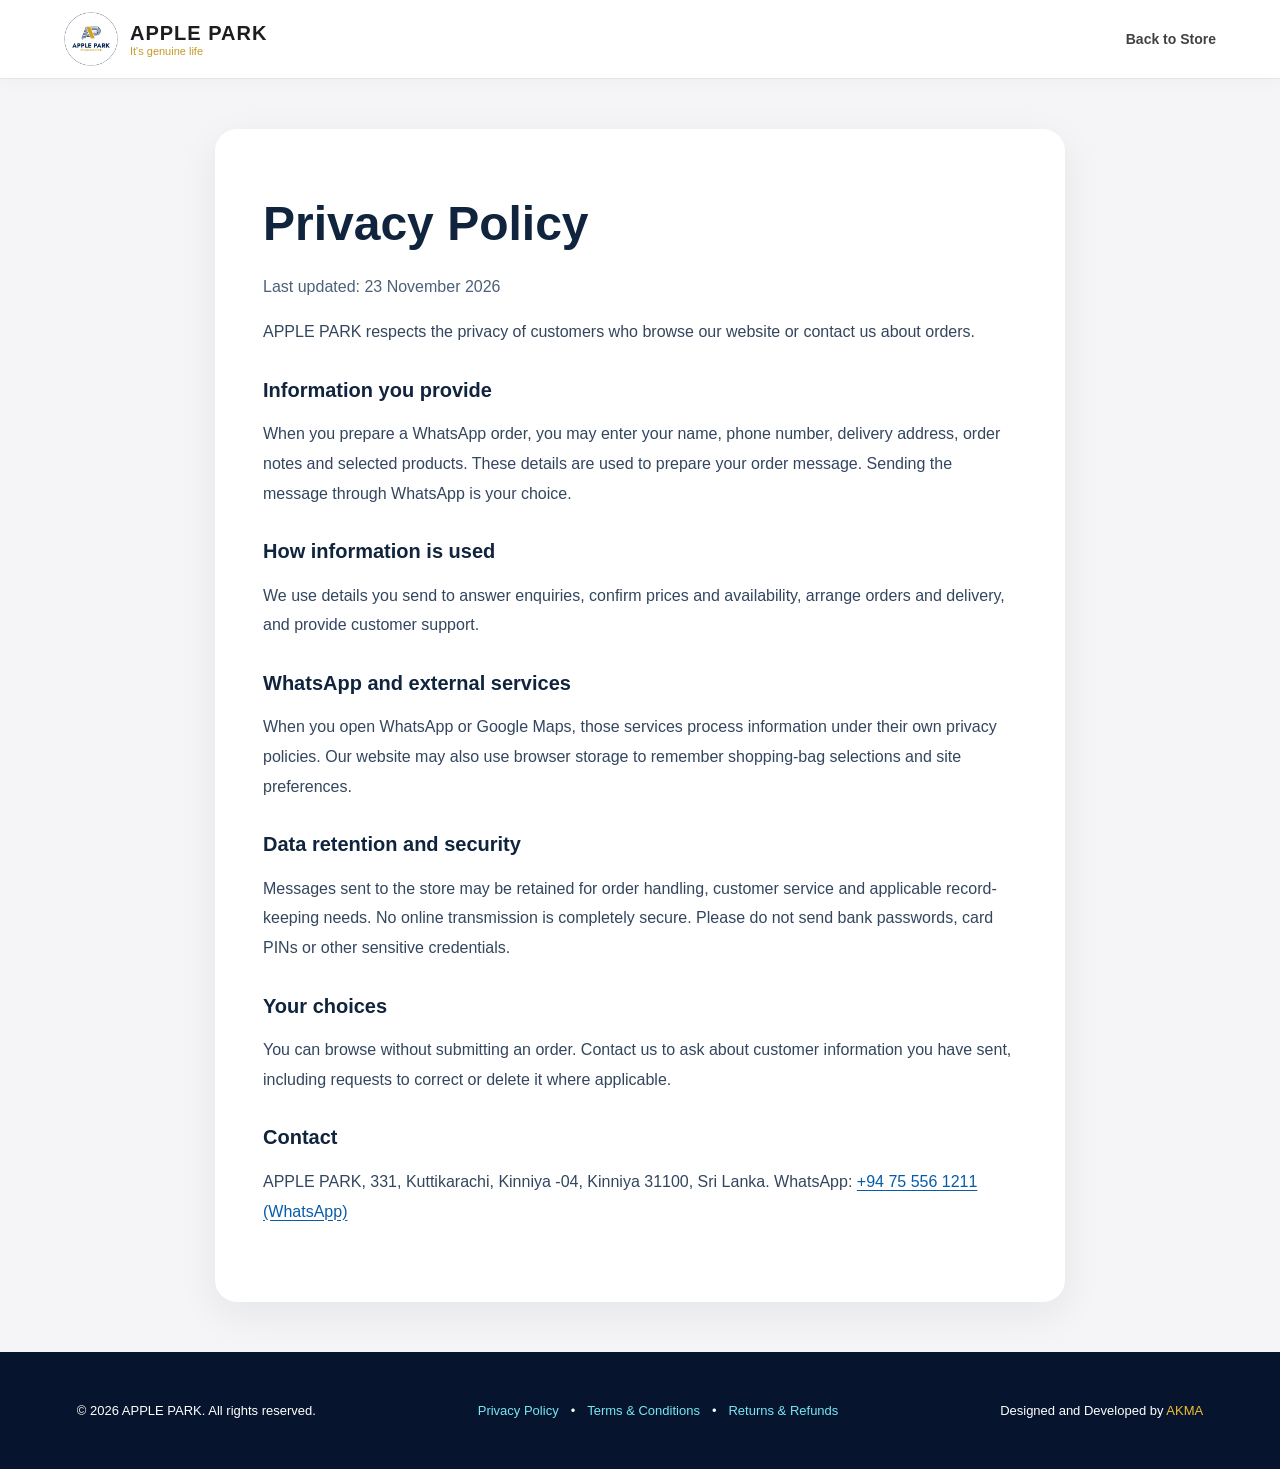
<file: privacy.html>
<!doctype html><html lang="en"><head><meta charset="utf-8"><meta name="viewport" content="width=device-width,initial-scale=1"><meta name="theme-color" content="#06152d"><title>Privacy Policy | APPLE PARK</title><link rel="icon" href="assets/logo.jpg"><link rel="stylesheet" href="style.css"></head><body><header><a class="brand" href="index.html"><img src="assets/logo.jpg" alt="APPLE PARK logo"><span>APPLE <b>PARK</b><small>It's genuine life</small></span></a><nav><a href="index.html">Back to Store</a></nav></header><main class="legalPage"><h1>Privacy Policy</h1><p class="legalIntro">Last updated: 23 November 2026</p><p>APPLE PARK respects the privacy of customers who browse our website or contact us about orders.</p><h2>Information you provide</h2><p>When you prepare a WhatsApp order, you may enter your name, phone number, delivery address, order notes and selected products. These details are used to prepare your order message. Sending the message through WhatsApp is your choice.</p><h2>How information is used</h2><p>We use details you send to answer enquiries, confirm prices and availability, arrange orders and delivery, and provide customer support.</p><h2>WhatsApp and external services</h2><p>When you open WhatsApp or Google Maps, those services process information under their own privacy policies. Our website may also use browser storage to remember shopping-bag selections and site preferences.</p><h2>Data retention and security</h2><p>Messages sent to the store may be retained for order handling, customer service and applicable record-keeping needs. No online transmission is completely secure. Please do not send bank passwords, card PINs or other sensitive credentials.</p><h2>Your choices</h2><p>You can browse without submitting an order. Contact us to ask about customer information you have sent, including requests to correct or delete it where applicable.</p><h2>Contact</h2><p>APPLE PARK, 331, Kuttikarachi, Kinniya -04, Kinniya 31100, Sri Lanka. WhatsApp: <a href="https://wa.me/94755561211" target="_blank" rel="noopener">+94 75 556 1211 (WhatsApp)</a></p></main><footer><p>© 2026 APPLE PARK. All rights reserved.</p><p class="policyLinks"><a href="privacy.html">Privacy Policy</a><span>•</span><a href="terms.html">Terms & Conditions</a><span>•</span><a href="returns.html">Returns & Refunds</a></p><p>Designed and Developed by <a href="https://mohamedasthathprofessionalportfolio.netlify.app/">AKMA</a></p></footer></body></html>
</file>
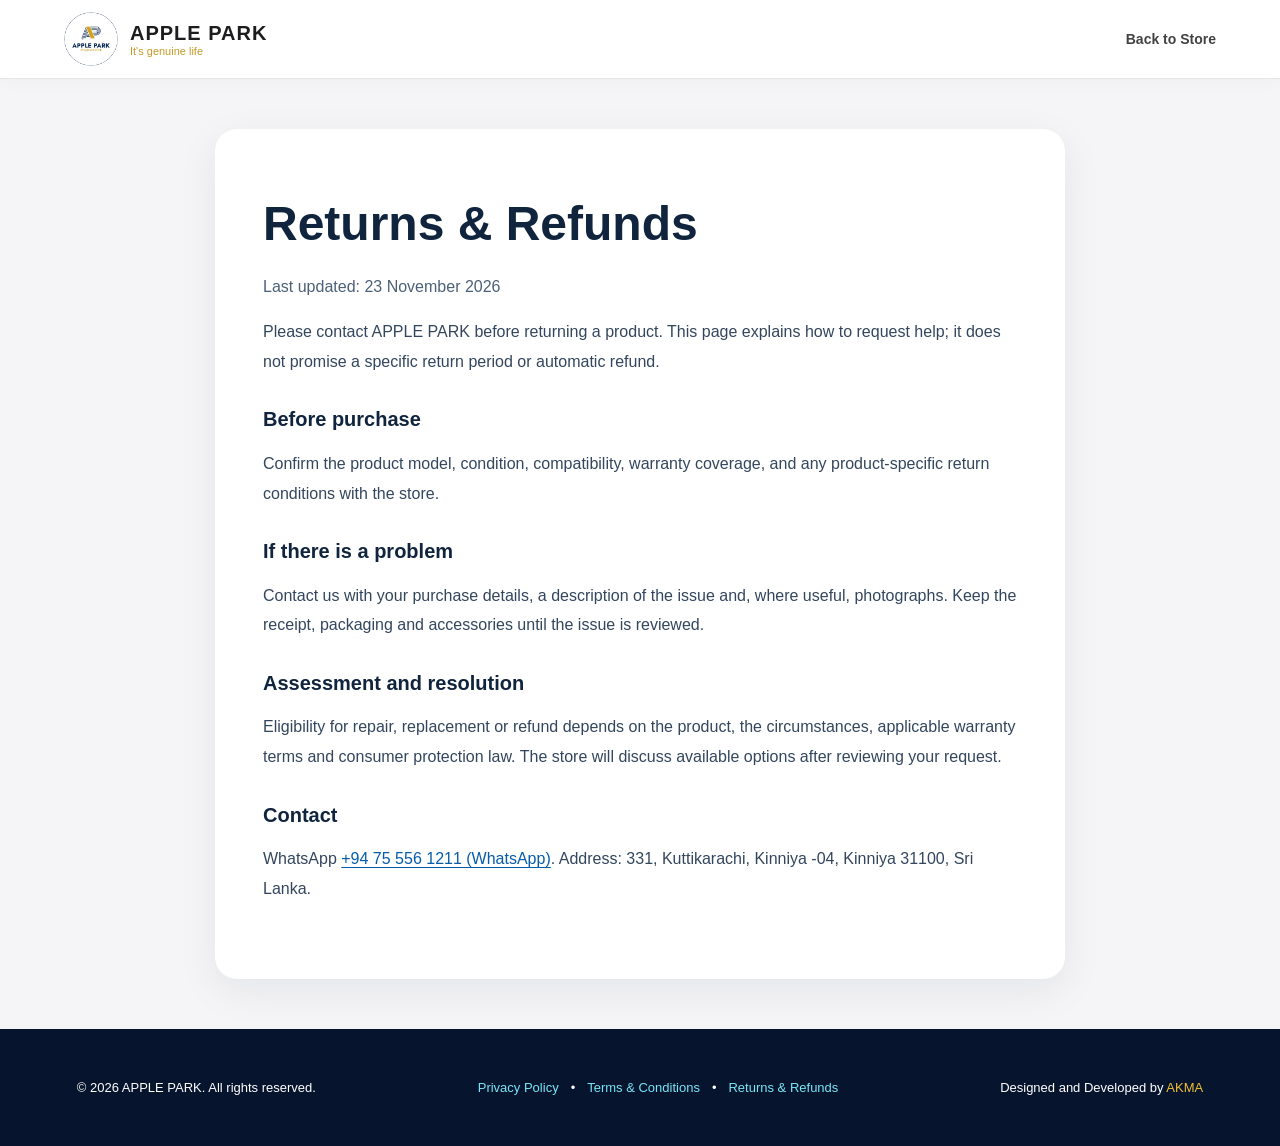
<file: returns.html>
<!doctype html><html lang="en"><head><meta charset="utf-8"><meta name="viewport" content="width=device-width,initial-scale=1"><meta name="theme-color" content="#06152d"><title>Returns &amp; Refunds | APPLE PARK</title><link rel="icon" href="assets/logo.jpg"><link rel="stylesheet" href="style.css"></head><body><header><a class="brand" href="index.html"><img src="assets/logo.jpg" alt="APPLE PARK logo"><span>APPLE <b>PARK</b><small>It's genuine life</small></span></a><nav><a href="index.html">Back to Store</a></nav></header><main class="legalPage"><h1>Returns &amp; Refunds</h1><p class="legalIntro">Last updated: 23 November 2026</p><p>Please contact APPLE PARK before returning a product. This page explains how to request help; it does not promise a specific return period or automatic refund.</p><h2>Before purchase</h2><p>Confirm the product model, condition, compatibility, warranty coverage, and any product-specific return conditions with the store.</p><h2>If there is a problem</h2><p>Contact us with your purchase details, a description of the issue and, where useful, photographs. Keep the receipt, packaging and accessories until the issue is reviewed.</p><h2>Assessment and resolution</h2><p>Eligibility for repair, replacement or refund depends on the product, the circumstances, applicable warranty terms and consumer protection law. The store will discuss available options after reviewing your request.</p><h2>Contact</h2><p>WhatsApp <a href="https://wa.me/94755561211" target="_blank" rel="noopener">+94 75 556 1211 (WhatsApp)</a>. Address: 331, Kuttikarachi, Kinniya -04, Kinniya 31100, Sri Lanka.</p></main><footer><p>© 2026 APPLE PARK. All rights reserved.</p><p class="policyLinks"><a href="privacy.html">Privacy Policy</a><span>•</span><a href="terms.html">Terms & Conditions</a><span>•</span><a href="returns.html">Returns & Refunds</a></p><p>Designed and Developed by <a href="https://mohamedasthathprofessionalportfolio.netlify.app/">AKMA</a></p></footer></body></html>
</file>
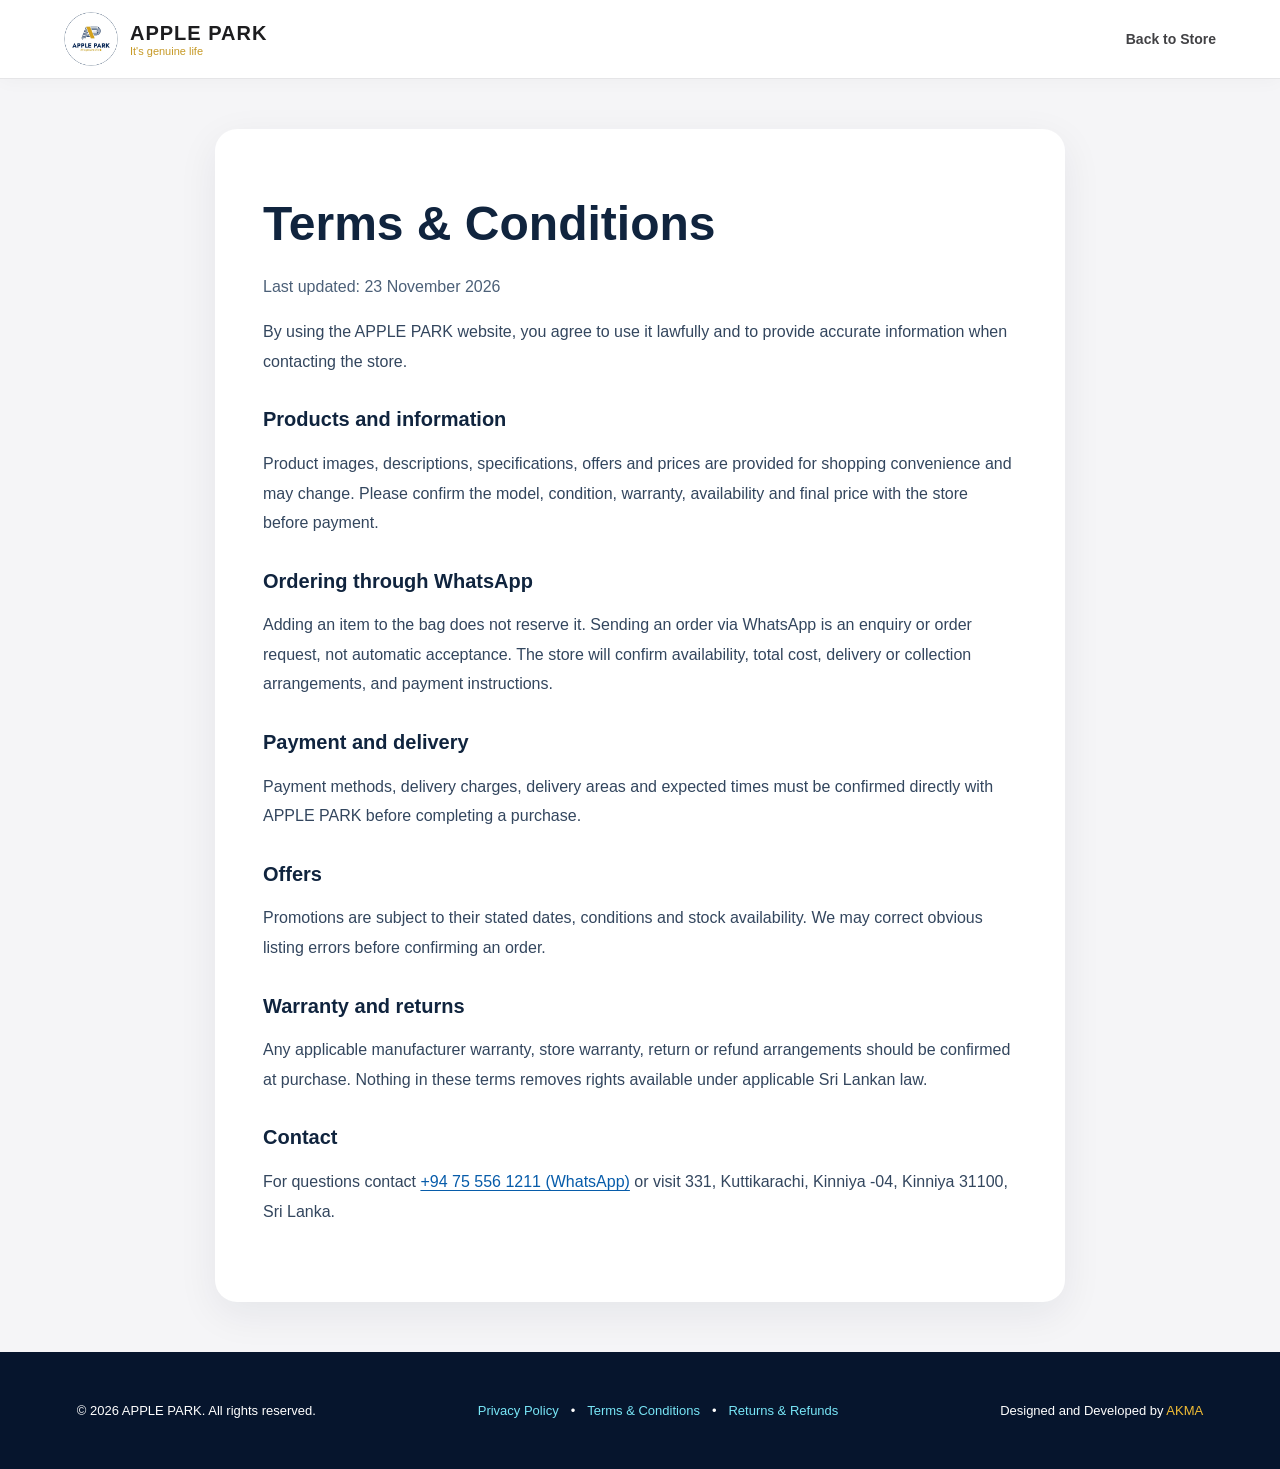
<file: terms.html>
<!doctype html><html lang="en"><head><meta charset="utf-8"><meta name="viewport" content="width=device-width,initial-scale=1"><meta name="theme-color" content="#06152d"><title>Terms &amp; Conditions | APPLE PARK</title><link rel="icon" href="assets/logo.jpg"><link rel="stylesheet" href="style.css"></head><body><header><a class="brand" href="index.html"><img src="assets/logo.jpg" alt="APPLE PARK logo"><span>APPLE <b>PARK</b><small>It's genuine life</small></span></a><nav><a href="index.html">Back to Store</a></nav></header><main class="legalPage"><h1>Terms &amp; Conditions</h1><p class="legalIntro">Last updated: 23 November 2026</p><p>By using the APPLE PARK website, you agree to use it lawfully and to provide accurate information when contacting the store.</p><h2>Products and information</h2><p>Product images, descriptions, specifications, offers and prices are provided for shopping convenience and may change. Please confirm the model, condition, warranty, availability and final price with the store before payment.</p><h2>Ordering through WhatsApp</h2><p>Adding an item to the bag does not reserve it. Sending an order via WhatsApp is an enquiry or order request, not automatic acceptance. The store will confirm availability, total cost, delivery or collection arrangements, and payment instructions.</p><h2>Payment and delivery</h2><p>Payment methods, delivery charges, delivery areas and expected times must be confirmed directly with APPLE PARK before completing a purchase.</p><h2>Offers</h2><p>Promotions are subject to their stated dates, conditions and stock availability. We may correct obvious listing errors before confirming an order.</p><h2>Warranty and returns</h2><p>Any applicable manufacturer warranty, store warranty, return or refund arrangements should be confirmed at purchase. Nothing in these terms removes rights available under applicable Sri Lankan law.</p><h2>Contact</h2><p>For questions contact <a href="https://wa.me/94755561211" target="_blank" rel="noopener">+94 75 556 1211 (WhatsApp)</a> or visit 331, Kuttikarachi, Kinniya -04, Kinniya 31100, Sri Lanka.</p></main><footer><p>© 2026 APPLE PARK. All rights reserved.</p><p class="policyLinks"><a href="privacy.html">Privacy Policy</a><span>•</span><a href="terms.html">Terms & Conditions</a><span>•</span><a href="returns.html">Returns & Refunds</a></p><p>Designed and Developed by <a href="https://mohamedasthathprofessionalportfolio.netlify.app/">AKMA</a></p></footer></body></html>
</file>
<file: style.css>
:root{font-family:Inter,system-ui,-apple-system,Segoe UI,sans-serif;color:#0b2141;background:#f5f7fb}*{box-sizing:border-box}body{margin:0}a{text-decoration:none;color:inherit}button,input,textarea{font:inherit}button{cursor:pointer}.top{background:#06152d;color:#f3c34c;text-align:center;font-size:12px;padding:9px}header{background:white;display:flex;align-items:center;justify-content:space-between;gap:20px;padding:12px max(5%,calc((100% - 1180px)/2));position:sticky;top:0;z-index:10;box-shadow:0 4px 20px #0c20410c}.brand{display:flex;align-items:center;gap:12px;font-size:20px;font-weight:900;letter-spacing:1px}.brand img{width:54px;height:54px;object-fit:cover;border-radius:50%}.brand small{display:block;color:#c69925;font-size:11px;font-weight:500;letter-spacing:0}nav{display:flex;gap:28px;font-size:14px;font-weight:600}nav a:hover{color:#c99b21}.cartBtn{border:0;border-radius:30px;background:#071c3a;color:white;padding:12px 18px}.cartBtn span{background:#e9b529;color:#071c3a;border-radius:100%;padding:2px 7px}.hero{min-height:460px;position:relative;background:#031126;display:flex;align-items:center;overflow:hidden}.hero>img{position:absolute;width:100%;height:100%;object-fit:cover;opacity:.5}.hero:after{content:"";position:absolute;inset:0;background:linear-gradient(90deg,#031126 5%,#031126dd 45%,transparent)}.heroText{position:relative;z-index:1;color:white;width:min(1180px,90%);margin:auto;padding:55px 0}.eyebrow{color:#d9aa29;font-size:12px;font-weight:800;letter-spacing:2px}.hero h1{font-size:clamp(42px,6vw,78px);line-height:1.06;margin:20px 0}.hero h1 em{font-style:normal;color:#efbd38}.hero p{max-width:470px;color:#d7deeb;line-height:1.7}.primary{display:inline-block;background:#e4ae27;color:#06152d;font-weight:800;border:0;border-radius:30px;padding:15px 26px;margin-top:16px}.benefits{display:grid;grid-template-columns:repeat(4,1fr);gap:10px;max-width:1180px;margin:24px auto;padding:0 15px}.benefits div{text-align:center;background:white;border-radius:14px;padding:22px 8px;font-weight:700;font-size:14px}.offer{max-width:1180px;margin:40px auto;background:linear-gradient(120deg,#071a39,#123b6b);color:white;border-radius:25px;padding:45px 55px;display:flex;justify-content:space-between;align-items:center;overflow:hidden}.offer h2{font-size:clamp(28px,4vw,45px);margin:15px 0}.offer p{color:#cdd7e7}.offerSymbol{font-size:180px;color:#e2ae28;line-height:1}#phones{max-width:1180px;margin:65px auto;padding:0 15px}.sectionHead{display:flex;justify-content:space-between;align-items:end;gap:20px}.sectionHead h2{font-size:34px;margin:10px 0 22px}.sectionHead input{border:1px solid #dbe2ed;background:white;border-radius:28px;padding:14px 20px;min-width:250px;margin-bottom:20px}.filters{display:flex;flex-wrap:wrap;gap:10px;margin-bottom:25px}.filters button{border:1px solid #dce3ec;background:white;border-radius:30px;padding:10px 20px}.filters button.active{background:#081f43;color:white}.products{display:grid;grid-template-columns:repeat(4,1fr);gap:22px}.product{background:white;border-radius:20px;overflow:hidden;box-shadow:0 7px 26px #09244c0a}.photo{height:205px;background:linear-gradient(145deg,#e9eef5,#f8fafc);display:flex;align-items:center;justify-content:center;position:relative}.photo img{max-width:85%;max-height:85%;object-fit:contain}.phoneIcon{font-size:90px}.tag{position:absolute;top:13px;left:13px;background:#e6b52c;border-radius:15px;padding:5px 12px;font-size:11px;font-weight:800}.productInfo{padding:18px}.productInfo small{color:#79869a}.productInfo h3{margin:8px 0;min-height:45px}.price{font-weight:800;color:#0c2b55;font-size:19px}.productInfo button{background:#0a2349;color:white;border:0;border-radius:11px;padding:12px;width:100%;margin-top:15px;font-weight:700}.about{max-width:1180px;margin:60px auto;padding:42px;border-radius:20px;background:#e9eff7;text-align:center}.about p{max-width:650px;margin:auto;line-height:1.8;color:#52647b}footer{background:#06152d;color:white;padding:38px 6%;display:flex;align-items:center;justify-content:space-between;gap:20px;flex-wrap:wrap;font-size:13px}footer a{color:#f2bd35}.footbrand{font-size:16px}dialog{border:0;border-radius:20px;padding:25px;width:min(460px,95vw);max-height:90vh;box-shadow:0 20px 100px #0005}dialog::backdrop{background:#00142bc2}.dialogHead{display:flex;justify-content:space-between;align-items:center}.dialogHead button{border:0;background:none;font-size:24px}.cartLine{display:flex;justify-content:space-between;gap:12px;padding:12px 0;border-bottom:1px solid #ddd}.cartLine button{border:0;background:#f4e7e7;color:#a00;border-radius:8px}#checkout{display:grid;gap:10px}#checkout input,#checkout textarea{width:100%;padding:13px;border:1px solid #d9e0eb;border-radius:10px}#checkout .primary{margin:0}.hint{font-size:11px;color:#778}.empty{padding:25px;color:#677;text-align:center}@media(max-width:850px){.products{grid-template-columns:repeat(2,1fr)}nav{gap:10px}.benefits{grid-template-columns:repeat(2,1fr)}}@media(max-width:560px){header{padding:10px 4%}.brand{font-size:14px}.brand img{width:42px;height:42px}nav{display:none}.hero{min-height:400px}.heroText{padding:35px 0}.benefits div{font-size:12px}.offer{margin:20px 15px;padding:30px}.offerSymbol{display:none}.sectionHead{display:block}.sectionHead input{width:100%}.products{gap:12px}.photo{height:165px}.productInfo{padding:13px}.productInfo h3{font-size:15px}.price{font-size:16px}footer{display:block;text-align:center}.footbrand{justify-content:center}}

.offerGallery{max-width:1200px;margin:32px auto;display:grid;gap:18px;padding:0 20px}.offerCard{position:relative;min-height:230px;background:linear-gradient(110deg,#06152d,#183a69);border:1px solid #d6a626;border-radius:22px;overflow:hidden;color:#fff;display:flex;align-items:center}.offerCard>img{position:absolute;inset:0;width:100%;height:100%;object-fit:cover;opacity:.58}.offerCardText{position:relative;padding:30px;max-width:700px;text-shadow:0 2px 9px #06152d}.offerCard h2{font-size:clamp(24px,4vw,40px);margin:8px 0}.offerCard p{margin-bottom:22px}.offerCard .eyebrow{color:#ffcf48}

/* Premium storefront upgrade */
body{background:#f5f7fb}header{backdrop-filter:blur(18px);background:rgba(255,255,255,.94);position:sticky;top:0;z-index:30;box-shadow:0 4px 22px #071b3612}
.hero{border-radius:26px;overflow:hidden;box-shadow:0 25px 65px #061b3330}.hero:after{content:"";position:absolute;inset:0;background:linear-gradient(90deg,rgba(3,13,31,.78),rgba(3,13,31,.2));pointer-events:none}.heroText{position:relative;z-index:2}.hero h1{letter-spacing:-.045em}.product{border-radius:22px;overflow:hidden;box-shadow:0 9px 30px #0b244013;transition:transform .25s,box-shadow .25s}.product:hover{transform:translateY(-7px);box-shadow:0 20px 45px #0b24402a}.photo{background:linear-gradient(140deg,#f2f5fb,#e4ecf7)}.brandMarquee{overflow:hidden;background:#071a35;color:white;padding:17px 0;margin:24px 0;border-radius:16px;white-space:nowrap}.brandTrack{display:flex;width:max-content;gap:65px;animation:brandrun 28s linear infinite;align-items:center}.brandTrack span{font-size:21px;font-weight:800;letter-spacing:-.5px;opacity:.9}.brandMarquee:hover .brandTrack{animation-play-state:paused}@keyframes brandrun{to{transform:translateX(-50%)}}@media(prefers-reduced-motion:reduce){.brandTrack{animation:none}}@media(max-width:600px){.brandTrack{gap:38px}.brandTrack span{font-size:17px}.hero{border-radius:16px}}

/* Premium shopping experience */
.headerActions{display:flex;align-items:center;gap:9px}.iconAction{height:43px;width:43px;display:grid;place-items:center;border-radius:14px;font-size:27px;font-weight:800;transition:transform .2s,box-shadow .2s}.iconAction:hover{transform:translateY(-3px);box-shadow:0 8px 20px #0002}.whatsappAction{background:#e7faee;color:#0d9d50}.mapAction{background:#e9f1ff;color:#2163ce}.cartBtn{display:flex;align-items:center;gap:9px;border-radius:14px;min-height:43px;font-weight:800;box-shadow:0 6px 18px #071c3a22}.cartBtn:hover{background:#123d74}.searchWrap{display:flex;align-items:center;position:relative;min-width:min(380px,100%);margin-bottom:20px;background:#fff;border:1.5px solid #d8e2f0;border-radius:19px;box-shadow:0 8px 26px #0b244012;transition:border-color .2s,box-shadow .2s}.searchWrap:focus-within{border-color:#d7a527;box-shadow:0 0 0 4px #e7b63220,0 10px 30px #0b244015}.searchGlyph{font-size:30px;color:#b98a17;padding-left:16px;line-height:1}.sectionHead .searchWrap input{margin:0;min-width:0;flex:1;width:100%;border:0;background:transparent;outline:0;padding:16px 8px;font-size:14px}.searchWrap input::-webkit-search-cancel-button{display:none}#clearSearch{border:0;background:#edf1f7;color:#49617d;border-radius:50%;height:27px;width:27px;margin-right:12px;font-size:20px;visibility:hidden}.searchStatus{font-size:13px;color:#61738c;margin:0 0 12px}.brandMarquee{background:linear-gradient(105deg,#051329,#112e57,#051329);border:1px solid #d6ac4a50;box-shadow:0 12px 30px #071a3520;padding:20px 0}.brandTrack{gap:22px;animation-duration:36s}.brandTrack span{display:inline-flex;align-items:center;justify-content:center;min-width:145px;padding:11px 22px;border-radius:13px;background:linear-gradient(135deg,#ffffff14,#ffffff04);border:1px solid #d6ac4a55;color:#f8d781;text-shadow:0 1px 8px #e1b63b22;font-size:19px;letter-spacing:.25px}.brandTrack span:nth-child(even){color:#fff}.brandTrack span:before{content:'✦';font-size:10px;margin-right:10px;color:#e8b94e}dialog#cartDialog{position:fixed;inset:0 0 0 auto;margin:0;padding:0;width:min(470px,100vw);max-width:100vw;height:100dvh;max-height:100dvh;border:0;border-radius:24px 0 0 24px;background:#f6f8fc;color:#102849;box-shadow:-20px 0 70px #0004;transform:translateX(102%);transition:transform .35s cubic-bezier(.2,.8,.2,1),display .35s allow-discrete,overlay .35s allow-discrete}dialog#cartDialog[open]{transform:translateX(0)}@starting-style{dialog#cartDialog[open]{transform:translateX(102%)}}dialog#cartDialog::backdrop{background:#03142b99;backdrop-filter:blur(3px)}.drawerInner{height:100%;display:flex;flex-direction:column}.dialogHead{padding:25px 25px 17px;background:#fff;border-bottom:1px solid #e6eaf2;flex-shrink:0}.dialogHead h2{margin:8px 0 0;font-size:23px}.dialogHead button{background:#eef2f8;border-radius:50%;height:38px;width:38px;font-size:20px}.bagEmoji{color:#d4a326}.drawerScroll{overflow-y:auto;padding:20px 25px 30px;flex:1}.cartLine{background:#fff;border:1px solid #e7edf5;border-radius:13px;padding:15px;margin-bottom:10px;align-items:center}.cartLine button{padding:8px 10px}#total{background:#071c3a;color:#fff;padding:18px;border-radius:15px;font-size:17px}.checkoutTitle{font-size:18px;font-weight:800;margin:24px 0 12px}#checkout input,#checkout textarea{border-radius:12px;padding:14px;background:white}#checkout input:focus,#checkout textarea:focus{outline:2px solid #e1b43b;border-color:transparent}#checkout .primary{width:100%;text-align:center;background:#15a45a;color:#fff;border-radius:13px}.hint{text-align:center;line-height:1.5}@media(max-width:600px){.headerActions{gap:5px}.iconAction{width:35px;height:37px;font-size:23px;border-radius:11px}.cartBtn{padding:9px;gap:5px;min-height:37px}.bagText{display:none}.brandTrack{gap:12px}.brandTrack span{font-size:15px;min-width:118px;padding:10px 14px}.searchWrap{width:100%}dialog#cartDialog{border-radius:18px 0 0 18px}.drawerScroll{padding:16px}.dialogHead{padding:18px 16px}}

/* Shopping bag refinement */
.cartBtn{background:linear-gradient(135deg,#071c3a,#153c70);border:1px solid #cda43b70;box-shadow:0 8px 22px #071c3a30;transition:transform .2s,box-shadow .2s}.cartBtn:hover{transform:translateY(-2px);box-shadow:0 12px 28px #071c3a40}.cartBtn #count{min-width:25px;height:25px;display:grid;place-items:center;background:linear-gradient(135deg,#ffe28b,#d6a125);padding:0 5px;border-radius:50%;font-size:12px}.cartBtn .bagText{background:none;color:#fff;padding:0}.bagPulse{animation:bagPulse .38s ease}@keyframes bagPulse{50%{transform:scale(1.12)}}.iconAction svg{display:block}.whatsappAction{background:#e2f9ea;color:#0ba953}.mapAction{background:#e9f1ff;color:#2367c9}.bagSubtitle{color:#728198;font-size:13px;margin:0 0 20px}.stepNumber{display:inline-grid;place-items:center;width:27px;height:27px;border-radius:50%;background:#f3d681;color:#102849;font-size:13px;margin-right:8px}.checkoutTitle{display:flex;align-items:center;font-size:16px;margin:18px 0 13px}.cartLine{box-shadow:0 5px 16px #081c3810;border-radius:17px}.cartLine button{font-weight:700}.drawerScroll{background:linear-gradient(#f8faff,#f1f5fb)}#total{background:linear-gradient(120deg,#071c3a,#194578);box-shadow:0 10px 25px #071c3a25}#checkout .primary{display:flex;align-items:center;justify-content:center;gap:10px;cursor:pointer;min-height:51px}#checkout .primary svg{width:20px;height:20px}#checkout input,#checkout textarea{transition:border-color .2s,box-shadow .2s}#checkout input:focus,#checkout textarea:focus{outline:0;border-color:#d6a62e;box-shadow:0 0 0 3px #d6a62e22}@media(prefers-reduced-motion:reduce){.bagPulse{animation:none}}


/* Premium announcement and seamless phone-brand showcase */
.top{min-height:45px;display:flex;align-items:center;justify-content:center;gap:16px;padding:10px 16px;background:linear-gradient(105deg,#031026 0%,#102d53 48%,#031026 100%);border-bottom:1px solid #d6a84955;color:#f8e6b5;font-family:Georgia, 'Times New Roman',serif;font-size:clamp(12px,1.25vw,16px);font-weight:500;letter-spacing:.045em;line-height:1.45;text-shadow:0 1px 10px #f1c45c33}
.topMessage strong{font-weight:700;color:#ffe3a0}.topMessage i{font-style:normal;color:#bda66d;padding:0 7px}.topSpark{color:#f3ca69;font-size:14px;animation:topGlow 3s ease-in-out infinite alternate}@keyframes topGlow{to{opacity:.4;transform:scale(.85)}}
.brandMarquee{padding:20px 0 22px!important;margin:26px 0!important;background:linear-gradient(120deg,#041126,#0e2a50 48%,#041126)!important;border:1px solid #d4ab5255!important;border-radius:20px!important;box-shadow:0 16px 36px #081e3b22!important;overflow:hidden;position:relative}
.marqueeHeading{display:flex;align-items:center;justify-content:center;gap:15px;color:#e8c478;font-size:10px;font-weight:800;letter-spacing:2.6px;margin:0 15px 17px;text-align:center}.marqueeLine{height:1px;width:55px;background:linear-gradient(90deg,transparent,#cda85088)}.marqueeLine:last-child{transform:rotate(180deg)}
.marqueeViewport{overflow:hidden;position:relative;mask-image:linear-gradient(to right,transparent,black 7%,black 93%,transparent);-webkit-mask-image:linear-gradient(to right,transparent,black 7%,black 93%,transparent)}
.brandTrack{display:flex!important;align-items:stretch!important;gap:0!important;width:max-content!important;animation:brandrun 34s linear infinite!important;will-change:transform}
.brandSet{display:flex;align-items:center;gap:16px;padding-right:16px;flex-shrink:0}
.brandTrack .brandChip{display:inline-flex;align-items:center;justify-content:center;gap:9px;flex:0 0 auto;min-width:151px;height:58px;padding:10px 21px;border-radius:16px;border:1px solid #ffffff29;background:linear-gradient(135deg,#ffffff1d,#ffffff06);box-shadow:inset 0 1px #ffffff20,0 5px 15px #0000001c;color:#fff!important;font-family:Inter,system-ui,sans-serif;font-size:19px;font-weight:800;letter-spacing:-.5px;opacity:1;text-shadow:none;transition:background .25s,border-color .25s,transform .25s}
.brandTrack .brandChip:before{content:none!important}.brandChip .brandMark{display:none}.brandChip.apple .brandMark,.brandChip.pixel .brandMark{display:inline;color:#eac56e;font-size:17px}.brandChip.apple .brandName{font-weight:750}.brandChip.samsung .brandName{font-size:17px;letter-spacing:1px;text-transform:uppercase}.brandChip.xiaomi .brandName{color:#ffb25d}.brandChip.oppo .brandName{color:#85e9aa;letter-spacing:1px}.brandChip.vivo .brandName{color:#a8ceff;font-weight:900}.brandChip.honor .brandName{letter-spacing:1.5px}.brandChip.realme .brandName{color:#ffe477}.brandChip.pixel .brandName{font-size:16px;letter-spacing:-.4px}
.brandMarquee:hover .brandTrack{animation-play-state:paused!important}@keyframes brandrun{from{transform:translateX(0)}to{transform:translateX(-50%)}}
@media(max-width:600px){.top{gap:7px;padding:10px 8px;font-size:11px;letter-spacing:0}.topMessage i{padding:0 2px}.topSpark{font-size:10px}.brandMarquee{border-radius:15px!important;padding:17px 0 18px!important}.marqueeHeading{font-size:9px;letter-spacing:1.6px;gap:8px}.marqueeLine{width:25px}.brandSet{gap:10px;padding-right:10px}.brandTrack .brandChip{height:49px;min-width:120px;padding:8px 13px;font-size:16px;border-radius:12px}.brandChip.samsung .brandName,.brandChip.pixel .brandName{font-size:13px}}
@media(prefers-reduced-motion:reduce){.brandTrack{animation:none!important}.topSpark{animation:none}}

/* APPLE PARK — minimal premium storefront refinement */
:root{color-scheme:light}body{background:#f5f5f7;color:#1d1d1f;font-family:-apple-system,BlinkMacSystemFont,"SF Pro Display",Inter,Arial,sans-serif}header{background:rgba(255,255,255,.94)!important;backdrop-filter:blur(22px);-webkit-backdrop-filter:blur(22px);border-bottom:1px solid #e5e5e7!important;box-shadow:0 2px 18px #00000008!important}header nav a{color:#424245!important}header nav a:hover{color:#0071e3!important}.top{background:#1d1d1f!important;color:#f5f5f7!important}.topSpark{opacity:.55}.hero{border-radius:26px!important;overflow:hidden}.hero h1{letter-spacing:-.055em!important;font-weight:750!important}.hero h1 em{font-style:normal!important}.heroText p{line-height:1.65}.primary{border-radius:999px!important;background:#0071e3!important;color:white!important;box-shadow:none!important}.primary:hover{background:#0077ed!important}.brandMarquee{background:#1d1d1f!important;border:0!important;border-radius:22px!important;box-shadow:none!important}.brandTrack .brandChip{background:#ffffff12!important;border:1px solid #ffffff22!important;border-radius:13px!important;box-shadow:none!important}.offer,.about{border-radius:24px!important}.sectionHead h2,.about h2{letter-spacing:-.045em!important}.searchWrap{border-radius:999px!important;box-shadow:0 4px 20px #0000000a!important}.products>*,.offerGallery>*{border-radius:20px!important}.cartBtn{border-radius:999px!important}#cartDialog{border-radius:24px 0 0 24px!important}@media(max-width:600px){.hero{border-radius:18px!important}.brandMarquee{border-radius:16px!important}#cartDialog{border-radius:18px 18px 0 0!important}}

/* Fix nested marquee spans accidentally styled as separate empty chips */
.brandTrack .brandChip .brandName{display:inline!important;min-width:0!important;width:auto!important;height:auto!important;padding:0!important;margin:0!important;border:0!important;border-radius:0!important;background:none!important;box-shadow:none!important;opacity:1!important;text-shadow:none!important;white-space:nowrap!important;}
.brandTrack .brandChip .brandName:before{content:none!important;}
.brandTrack .brandChip .brandMark{display:none!important;}
.brandTrack .brandChip{white-space:nowrap!important;gap:0!important;}

/* Brand ticker: seamless equal-spacing loop without a blank pause after Google Pixel. */
.brandTrack{gap:0!important;animation:brandrunSeamless 34s linear infinite!important}
.brandSet{gap:12px!important;padding:0!important;margin:0!important;flex-shrink:0!important}
.brandSet .brandChip{box-sizing:border-box!important;flex-shrink:0!important}
@keyframes brandrunSeamless{from{transform:translate3d(0,0,0)}to{transform:translate3d(-50%,0,0)}}
@media(max-width:600px){.brandSet{gap:10px!important}}
@media(prefers-reduced-motion:reduce){.brandTrack{animation:none!important}}

/* Product detail quick view */
.product .photo[data-detail]{cursor:pointer;transition:transform .2s,filter .2s}.product .photo[data-detail]:hover{filter:brightness(.97)}.product .photo[data-detail]:focus-visible{outline:3px solid #0071e3;outline-offset:-3px}.product .photo[data-detail] img{transition:transform .3s}.product .photo[data-detail]:hover img{transform:scale(1.045)}
#productDialog{border:0;border-radius:25px;padding:0;width:min(820px,calc(100% - 28px));max-height:90dvh;box-shadow:0 30px 90px #0004;color:#1d1d1f;background:#fff;overflow:auto}#productDialog::backdrop{background:#06152d99;backdrop-filter:blur(5px)}.productDetail{display:grid;grid-template-columns:1fr 1fr;position:relative;min-height:350px}.detailClose{position:absolute;z-index:2;right:17px;top:17px;width:38px;height:38px;border:0;border-radius:50%;background:#f1f2f5;color:#333;cursor:pointer;font-size:18px}.detailImage{background:#f5f5f7;min-height:350px;display:grid;place-items:center;padding:24px}.detailImage img{max-width:100%;max-height:370px;object-fit:contain;border-radius:14px}.detailPlaceholder{font-size:105px}.detailContent{padding:58px 32px 30px;display:flex;flex-direction:column;align-items:flex-start;gap:15px}.detailContent h2{font-size:clamp(25px,3vw,36px);line-height:1.13;letter-spacing:-.04em;margin:0}.detailPrice{font-size:24px;font-weight:800}.detailContent p{margin:0;line-height:1.65;color:#5b6472}.detailStock{font-size:14px;font-weight:700;color:#23744d!important}.detailContent .primary{border:0;padding:14px 25px;cursor:pointer;font-weight:700}.detailContent .primary:disabled{opacity:.45;cursor:not-allowed}.detailNote{font-size:12px!important}@media(max-width:650px){#productDialog{max-height:92dvh;border-radius:20px}.productDetail{grid-template-columns:1fr}.detailImage{min-height:225px;padding:20px}.detailImage img{max-height:250px}.detailContent{padding:22px 24px 28px;gap:12px}.detailClose{right:12px;top:12px}}

/* Customer-facing product specifications */
.specGrid{display:grid;grid-template-columns:repeat(2,minmax(0,1fr));gap:10px;margin:18px 0}.specItem{background:#f3f6fa;border:1px solid #e7edf5;border-radius:13px;padding:12px;min-width:0}.specItem small{display:block;color:#66758b;font-size:12px;margin-bottom:5px}.specItem strong{display:block;color:#14263e;font-size:14px;overflow-wrap:anywhere}#detailDescription{white-space:pre-line;line-height:1.65}@media(max-width:480px){.specGrid{gap:8px}.specItem{padding:10px}}


/* APPLE PARK animated hero branding */
.hero>img#heroBanner{animation:appleParkBannerZoom 18s ease-in-out infinite alternate;transform-origin:center center;will-change:transform}
.heroAnimatedTitle{display:flex;flex-direction:column;align-items:flex-start;gap:8px;line-height:1.12!important}
.heroBrandTitle{display:block;color:#fff;letter-spacing:-.055em;animation:appleParkReveal 1.1s cubic-bezier(.2,.8,.2,1) both;text-shadow:0 6px 30px rgba(0,0,0,.25)}
.heroTagline{display:block!important;font-style:normal!important;font-size:clamp(30px,4.8vw,64px);font-weight:750;letter-spacing:-.04em;background:linear-gradient(100deg,#e7b54c 0%,#fff2b0 35%,#d69a26 60%,#fff2b0 80%,#e7b54c 100%);background-size:220% 100%;-webkit-background-clip:text;background-clip:text;-webkit-text-fill-color:transparent;color:#f5c75d!important;animation:appleParkReveal 1.1s .25s cubic-bezier(.2,.8,.2,1) both,appleParkShimmer 5s 1.5s linear infinite}
.heroWelcome{display:inline-block;animation:appleParkReveal .9s both}
@keyframes appleParkReveal{from{opacity:0;transform:translateY(28px);filter:blur(5px)}to{opacity:1;transform:translateY(0);filter:blur(0)}}
@keyframes appleParkShimmer{0%{background-position:100% 0}100%{background-position:-120% 0}}
@keyframes appleParkBannerZoom{from{transform:scale(1)}to{transform:scale(1.095)}}
@media(max-width:560px){.heroAnimatedTitle{gap:6px}.heroBrandTitle{font-size:clamp(39px,10vw,58px)}.heroTagline{font-size:clamp(29px,8vw,45px)}}
@media(prefers-reduced-motion:reduce){.hero>img#heroBanner,.heroBrandTitle,.heroTagline,.heroWelcome{animation:none!important;filter:none!important;transform:none!important}}

/* Enhanced animated banner and welcome subtitle */
.hero{isolation:isolate}
.hero::before{content:"";position:absolute;inset:-45%;z-index:1;pointer-events:none;background:linear-gradient(112deg,transparent 37%,rgba(255,255,255,.12) 49%,transparent 61%);transform:translateX(-85%) rotate(-8deg);animation:apLightSweep 10s ease-in-out infinite}
.hero::after{z-index:1!important;background:linear-gradient(105deg,rgba(2,12,32,.83) 0%,rgba(3,18,42,.48) 52%,rgba(5,18,37,.12) 100%)!important;animation:apOverlayGlow 9s ease-in-out infinite alternate}
.hero>img#heroBanner{animation:apCinematicBanner 22s ease-in-out infinite alternate!important;filter:saturate(1.12) contrast(1.04);will-change:transform,filter}
.heroText{z-index:3!important}
.heroSubline{display:block;width:fit-content;margin:12px 0 18px;color:#f8e2a9;font-size:clamp(14px,2vw,21px);font-weight:650;letter-spacing:.025em;line-height:1.4;text-shadow:0 2px 16px #0008;animation:apSubtitleEnter 1s .4s both,apSubtitleGlow 4s 1.5s ease-in-out infinite alternate}
@keyframes apSubtitleEnter{from{opacity:0;transform:translateY(16px);filter:blur(7px)}to{opacity:1;transform:translateY(0);filter:blur(0)}}
@keyframes apSubtitleGlow{from{text-shadow:0 2px 12px #0007}to{text-shadow:0 0 22px #f9d88a88,0 2px 12px #0008}}
@keyframes apCinematicBanner{0%{transform:scale(1.04) translate3d(-.8%,0,0);filter:saturate(1.06)}100%{transform:scale(1.18) translate3d(1.2%,-1%,0);filter:saturate(1.2)}}
@keyframes apLightSweep{0%,18%{transform:translateX(-85%) rotate(-8deg);opacity:0}35%{opacity:.85}55%,100%{transform:translateX(85%) rotate(-8deg);opacity:0}}
@keyframes apOverlayGlow{from{opacity:.95}to{opacity:.76}}
@media(max-width:560px){.heroSubline{font-size:14px;max-width:92%;margin:10px 0 16px}.hero::before{inset:-65%}}
@media(prefers-reduced-motion:reduce){.hero::before,.hero::after,.hero>img#heroBanner,.heroSubline{animation:none!important;transform:none!important;filter:none!important}}

/* 2026 premium seamless phone-brand ribbon */
.brandMarquee{isolation:isolate;background:linear-gradient(115deg,#10141e 0%,#202b42 48%,#10141e 100%)!important;border:1px solid rgba(220,229,255,.12)!important;box-shadow:0 16px 45px rgba(14,24,47,.15),inset 0 1px rgba(255,255,255,.08)!important}
.brandMarquee::before{content:"";position:absolute;inset:0;pointer-events:none;background:radial-gradient(ellipse at 50% 0%,rgba(100,155,255,.13),transparent 65%);z-index:-1}
.marqueeHeading{color:#e5e9f4!important;font-weight:750!important;letter-spacing:2.3px!important}
.marqueeViewport{padding:3px 0 7px;mask-image:linear-gradient(90deg,transparent,#000 5%,#000 95%,transparent);-webkit-mask-image:linear-gradient(90deg,transparent,#000 5%,#000 95%,transparent)}
.brandTrack{gap:0!important;animation:brandrunSeamless 30s linear infinite!important;transform:translateZ(0);backface-visibility:hidden}
.brandSet{gap:12px!important;padding:0 12px 0 0!important;margin:0!important}
.brandTrack .brandChip{position:relative;overflow:hidden;min-width:152px!important;height:61px!important;padding:10px 23px!important;border-radius:16px!important;border:1px solid rgba(255,255,255,.20)!important;background:linear-gradient(145deg,rgba(255,255,255,.17),rgba(255,255,255,.045))!important;box-shadow:inset 0 1px rgba(255,255,255,.18),0 8px 20px rgba(0,0,0,.14)!important;transition:transform .3s ease,background .3s ease,border-color .3s ease,box-shadow .3s ease!important}
.brandTrack .brandChip::after{content:"";position:absolute;inset:0;pointer-events:none;background:linear-gradient(115deg,transparent 20%,rgba(255,255,255,.12) 49%,transparent 78%);transform:translateX(-125%);transition:transform .65s ease}
.brandTrack .brandChip:hover{transform:translateY(-3px);border-color:rgba(255,255,255,.44)!important;background:linear-gradient(145deg,rgba(255,255,255,.24),rgba(255,255,255,.09))!important;box-shadow:0 12px 28px rgba(0,0,0,.23)!important}
.brandTrack .brandChip:hover::after{transform:translateX(125%)}
.brandTrack .brandChip .brandName{font-weight:800!important;line-height:1.2!important;letter-spacing:.1px!important}
.brandChip.apple .brandName{color:#fff!important}.brandChip.samsung .brandName{color:#e7efff!important}.brandChip.xiaomi .brandName{color:#ffb76e!important}.brandChip.oppo .brandName{color:#a3f0c0!important}.brandChip.vivo .brandName{color:#b2d7ff!important}.brandChip.honor .brandName{color:#f5eaff!important}.brandChip.realme .brandName{color:#ffe88b!important}.brandChip.pixel .brandName{color:#fff!important}
@media(max-width:600px){.brandTrack{animation-duration:25s!important}.brandSet{gap:10px!important;padding-right:10px!important}.brandTrack .brandChip{min-width:124px!important;height:52px!important;padding:8px 14px!important;border-radius:13px!important}.marqueeViewport{mask-image:linear-gradient(90deg,transparent,#000 4%,#000 96%,transparent);-webkit-mask-image:linear-gradient(90deg,transparent,#000 4%,#000 96%,transparent)}}
@media(prefers-reduced-motion:reduce){.brandTrack{animation:none!important}.marqueeViewport{overflow-x:auto}}

.policyLinks{display:flex;gap:12px;flex-wrap:wrap;justify-content:center;align-items:center;margin-top:12px}.policyLinks a{color:#78e6f7;text-decoration:none}.policyLinks a:hover{text-decoration:underline}.legalPage{min-height:75vh;max-width:850px;margin:50px auto;padding:0 22px 60px}.legalPage h1{font-size:clamp(2rem,5vw,3rem);margin-bottom:12px}.legalPage h2{font-size:1.25rem;margin-top:30px}.legalPage p,.legalPage li{line-height:1.85;color:#cbd5e1}.legalPage a{color:#67e8f9}.legalPage .legalIntro{color:#94a3b8}.legalPage ul{padding-left:22px}
/* Readability and accessibility corrections */
.legalPage{color:#10243e;background:#fff;border-radius:22px;padding:32px clamp(20px,4vw,48px) 60px;box-shadow:0 12px 40px rgba(9,30,62,.07)}
.legalPage h1,.legalPage h2,.legalPage h3{color:#10243e;line-height:1.3}
.legalPage p,.legalPage li{color:#33465e!important;font-size:16px;line-height:1.85}
.legalPage .legalIntro{color:#4c6078!important}
.legalPage a{color:#075caa;text-decoration:underline;text-underline-offset:3px}
.heroText .heroWelcome{color:#ffe18c!important;text-shadow:0 2px 8px #000}
.heroText .heroSubline{color:#fff0c3!important;text-shadow:0 2px 9px #000}
.heroText p{color:#f5f7ff!important;text-shadow:0 1px 6px #000}
.heroTagline{-webkit-text-fill-color:#ffdb79!important;background:none!important;text-shadow:0 3px 15px rgba(0,0,0,.7)!important}
.productInfo small,.searchStatus{color:#4d5d73!important}
.about p{color:#35475f!important}
.hint{color:#53647b!important;font-size:12px;line-height:1.6}
.hint a{color:#075caa;text-decoration:underline}
.brandTrack .brandChip .brandName{opacity:1!important;text-shadow:0 1px 5px rgba(0,0,0,.5)!important}
@media(max-width:560px){.legalPage{margin:20px 12px;padding:24px 18px 42px}.legalPage p,.legalPage li{font-size:15px}.heroText{width:90%}.heroBrandTitle{font-size:clamp(35px,9vw,54px)!important;overflow-wrap:anywhere}.heroTagline{font-size:clamp(28px,7.5vw,42px)!important}.heroText p{font-size:14px;line-height:1.65}.sectionHead h2{font-size:clamp(25px,7vw,34px)}.productInfo h3{line-height:1.4}}

/* Multiple welcome background banners */
.heroSlideControls{position:absolute;z-index:5;bottom:16px;left:50%;transform:translateX(-50%);display:flex;align-items:center;gap:12px;background:#07162b99;border-radius:30px;padding:6px 12px;backdrop-filter:blur(8px)}.heroSlideControls button{cursor:pointer;border:0;color:white;background:transparent}.heroArrow{font-size:26px;line-height:1;padding:2px 9px}.heroDots{display:flex;align-items:center;gap:7px}.heroDots button{width:9px;height:9px;border-radius:50%;background:#ffffff80;padding:0}.heroDots button[aria-current="true"]{background:#ffcf59;width:22px;border-radius:8px}.heroSlideControls:empty{display:none}@media(max-width:560px){.heroSlideControls{bottom:9px}}

/* Uploaded brand logos: equal cards, continuous ticker. */
.brandTrack .brandChip.logoChip{background:#fff!important;padding:8px 15px!important;width:152px!important;min-width:152px!important;height:61px!important;box-shadow:none!important;}
.brandTrack .brandChip.logoChip.apple{background:#000!important;}
.brandTrack .logoChip img{display:block;width:100%;height:36px;object-fit:contain;max-width:122px;}
.brandTrack .logoChip.apple img{max-width:38px;}
@media(max-width:600px){.brandTrack .brandChip.logoChip{width:124px!important;min-width:124px!important;height:52px!important;}.brandTrack .logoChip img{height:30px;}}
</file>
